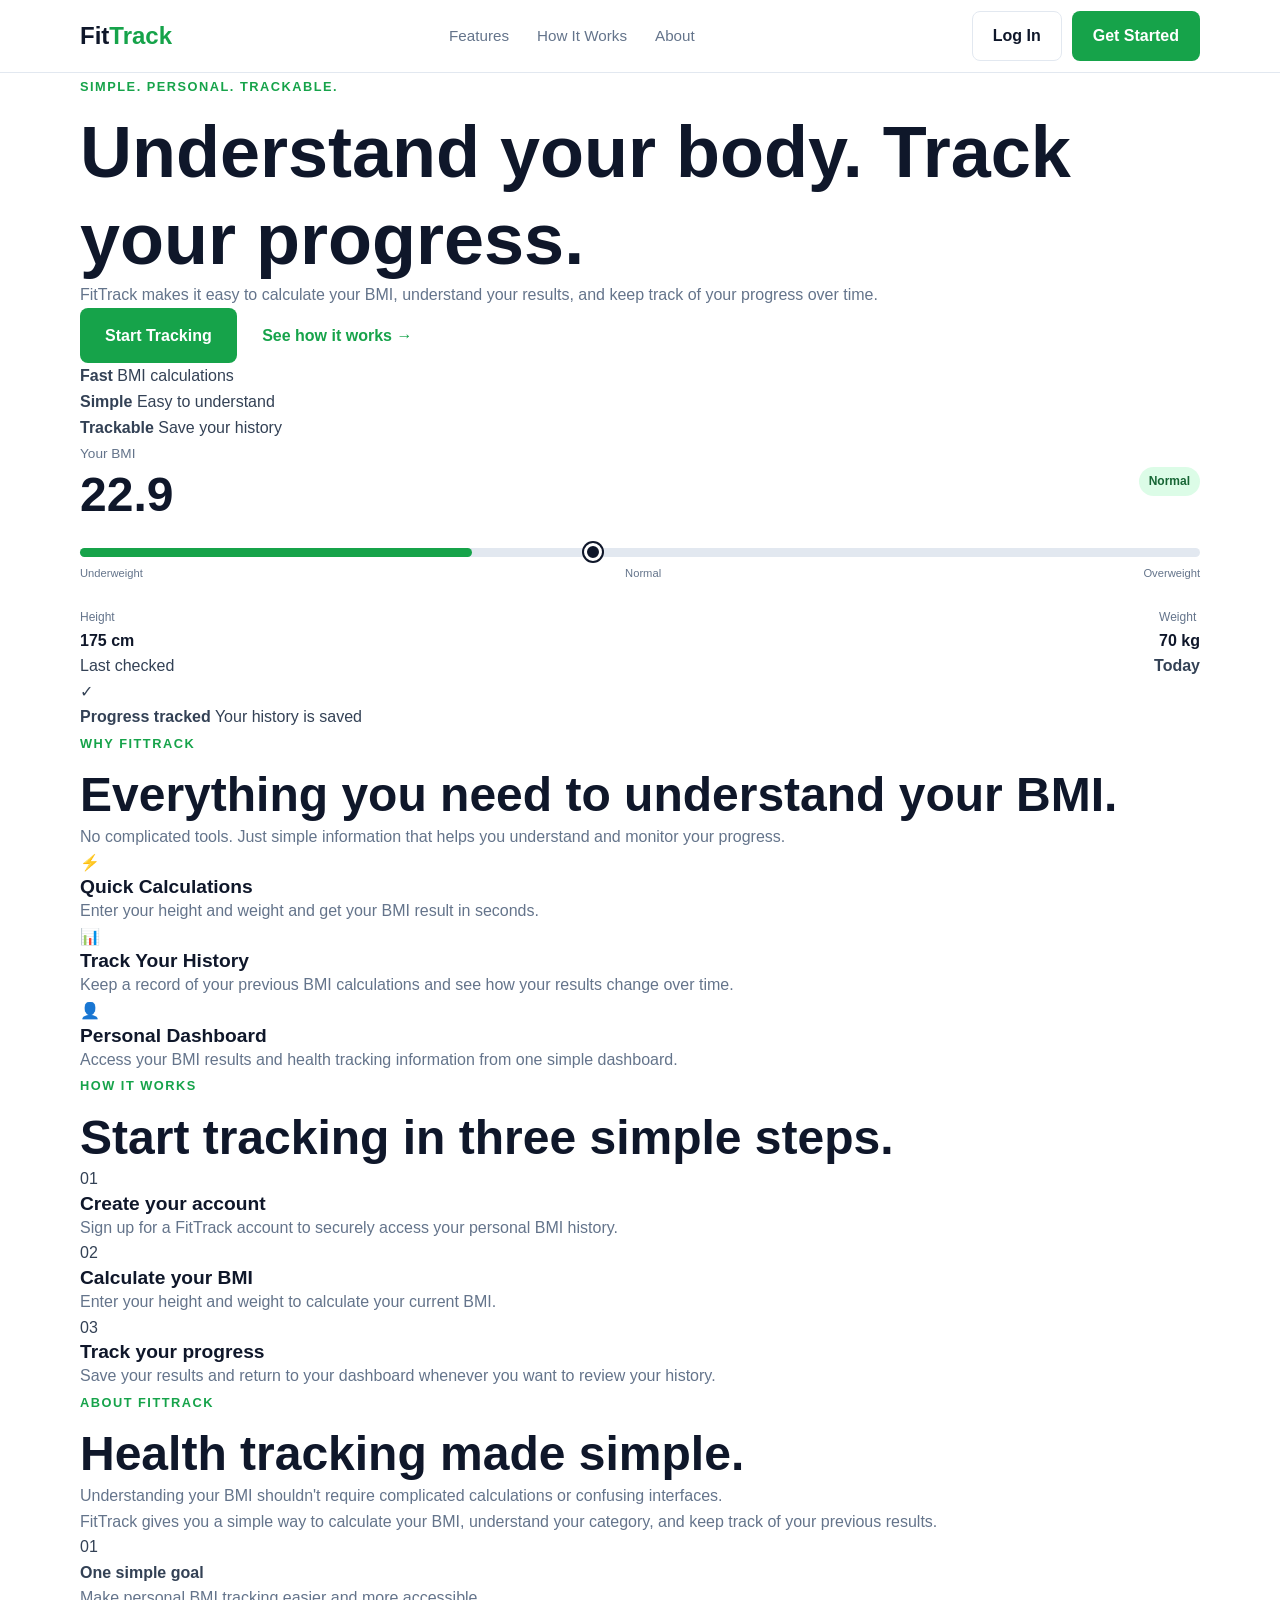
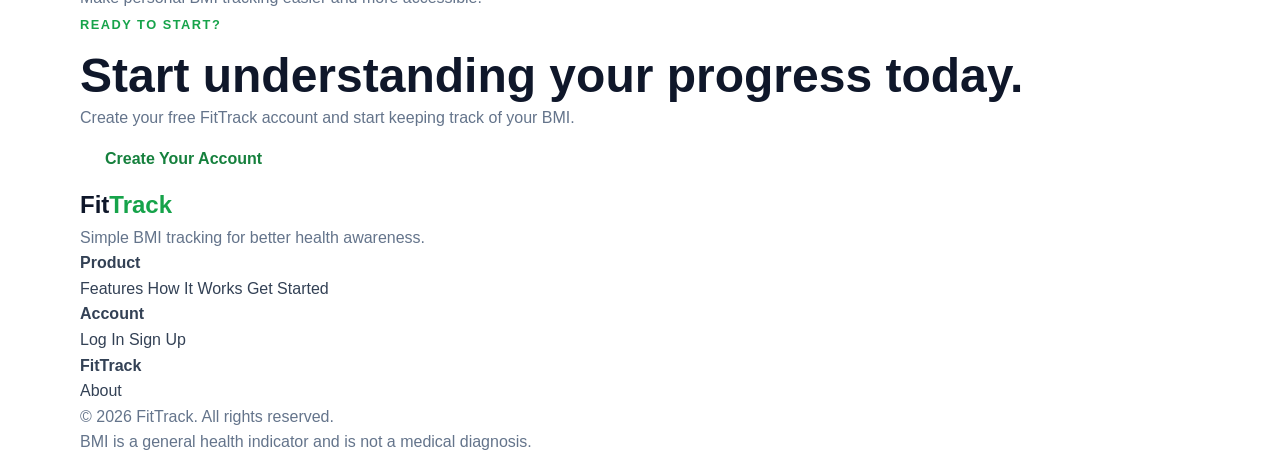
<file: index.html>
<!DOCTYPE html>
<html lang="en">
<head>
    <meta charset="UTF-8">
    <meta name="viewport" content="width=device-width, initial-scale=1.0">

    <meta
        name="description"
        content="FitTrack helps you calculate, understand, and track your BMI over time."
    >

    <title>FitTrack — Track Your BMI. Understand Your Health.</title>

    <link rel="stylesheet" href="css/style.css">
    <link rel="stylesheet" href="css/index.css">
</head>

<body>

    <!-- ================= HEADER ================= -->
    <header class="site-header">
        <div class="container nav-container">

            <a href="index.html" class="logo">
                Fit<span>Track</span>
            </a>

            <nav class="main-nav">
                <a href="#features">Features</a>
                <a href="#how-it-works">How It Works</a>
                <a href="#about">About</a>
            </nav>

            <div class="nav-actions">
                <a href="login.html" class="btn btn-outline">Log In</a>
                <a href="signup.html" class="btn btn-primary">Get Started</a>
            </div>

        </div>
    </header>


    <main>

        <!-- ================= HERO ================= -->
        <section class="hero">
            <div class="container hero-container">

                <div class="hero-content">

                    <p class="eyebrow">SIMPLE. PERSONAL. TRACKABLE.</p>

                    <h1>
                        Understand your body.
                        <span>Track your progress.</span>
                    </h1>

                    <p class="hero-text">
                        FitTrack makes it easy to calculate your BMI, understand
                        your results, and keep track of your progress over time.
                    </p>

                    <div class="hero-actions">
                        <a href="signup.html" class="btn btn-primary btn-large">
                            Start Tracking
                        </a>

                        <a href="#how-it-works" class="btn btn-text">
                            See how it works →
                        </a>
                    </div>

                    <div class="hero-trust">

                        <div class="trust-item">
                            <strong>Fast</strong>
                            <span>BMI calculations</span>
                        </div>

                        <div class="trust-divider"></div>

                        <div class="trust-item">
                            <strong>Simple</strong>
                            <span>Easy to understand</span>
                        </div>

                        <div class="trust-divider"></div>

                        <div class="trust-item">
                            <strong>Trackable</strong>
                            <span>Save your history</span>
                        </div>

                    </div>

                </div>


                <!-- BMI Preview -->
                <div class="hero-visual">

                    <div class="bmi-card">

                        <div class="card-header">
                            <div>
                                <span class="card-label">Your BMI</span>
                                <h2>22.9</h2>
                            </div>

                            <span class="status-badge status-normal">
                                Normal
                            </span>
                        </div>


                        <div class="bmi-scale">

                            <div class="scale-track">
                                <div class="scale-normal"></div>
                                <div class="scale-indicator"></div>
                            </div>

                            <div class="scale-labels">
                                <span>Underweight</span>
                                <span>Normal</span>
                                <span>Overweight</span>
                            </div>

                        </div>


                        <div class="bmi-details">

                            <div class="detail">
                                <span>Height</span>
                                <strong>175 cm</strong>
                            </div>

                            <div class="detail">
                                <span>Weight</span>
                                <strong>70 kg</strong>
                            </div>

                        </div>


                        <div class="card-footer">
                            <span>Last checked</span>
                            <strong>Today</strong>
                        </div>

                    </div>


                    <div class="floating-stat">
                        <div class="stat-icon">✓</div>

                        <div>
                            <strong>Progress tracked</strong>
                            <span>Your history is saved</span>
                        </div>
                    </div>

                </div>

            </div>
        </section>


        <!-- ================= FEATURES ================= -->
        <section class="section" id="features">

            <div class="container">

                <div class="section-heading">
                    <p class="eyebrow">WHY FITTRACK</p>

                    <h2>
                        Everything you need to
                        <span>understand your BMI.</span>
                    </h2>

                    <p>
                        No complicated tools. Just simple information that
                        helps you understand and monitor your progress.
                    </p>
                </div>


                <div class="features-grid">

                    <article class="feature-card">

                        <div class="feature-icon">
                            ⚡
                        </div>

                        <h3>Quick Calculations</h3>

                        <p>
                            Enter your height and weight and get your BMI
                            result in seconds.
                        </p>

                    </article>


                    <article class="feature-card">

                        <div class="feature-icon">
                            📊
                        </div>

                        <h3>Track Your History</h3>

                        <p>
                            Keep a record of your previous BMI calculations
                            and see how your results change over time.
                        </p>

                    </article>


                    <article class="feature-card">

                        <div class="feature-icon">
                            👤
                        </div>

                        <h3>Personal Dashboard</h3>

                        <p>
                            Access your BMI results and health tracking
                            information from one simple dashboard.
                        </p>

                    </article>

                </div>

            </div>

        </section>


        <!-- ================= HOW IT WORKS ================= -->
        <section class="section" id="how-it-works">

            <div class="container">

                <div class="section-heading">
                    <p class="eyebrow">HOW IT WORKS</p>

                    <h2>
                        Start tracking in
                        <span>three simple steps.</span>
                    </h2>
                </div>


                <div class="steps">

                    <div class="step">

                        <div class="step-number">
                            01
                        </div>

                        <div class="step-content">
                            <h3>Create your account</h3>

                            <p>
                                Sign up for a FitTrack account to securely
                                access your personal BMI history.
                            </p>
                        </div>

                    </div>


                    <div class="step">

                        <div class="step-number">
                            02
                        </div>

                        <div class="step-content">
                            <h3>Calculate your BMI</h3>

                            <p>
                                Enter your height and weight to calculate
                                your current BMI.
                            </p>
                        </div>

                    </div>


                    <div class="step">

                        <div class="step-number">
                            03
                        </div>

                        <div class="step-content">
                            <h3>Track your progress</h3>

                            <p>
                                Save your results and return to your dashboard
                                whenever you want to review your history.
                            </p>
                        </div>

                    </div>

                </div>

            </div>

        </section>


        <!-- ================= ABOUT ================= -->
        <section class="section about" id="about">

            <div class="container about-container">

                <div class="about-content">

                    <p class="eyebrow">ABOUT FITTRACK</p>

                    <h2>
                        Health tracking
                        <span>made simple.</span>
                    </h2>

                    <p>
                        Understanding your BMI shouldn't require complicated
                        calculations or confusing interfaces.
                    </p>

                    <p>
                        FitTrack gives you a simple way to calculate your BMI,
                        understand your category, and keep track of your
                        previous results.
                    </p>

                    <div class="about-highlight">
                        <span class="highlight-number">01</span>

                        <div>
                            <strong>One simple goal</strong>
                            <p>
                                Make personal BMI tracking easier and more
                                accessible.
                            </p>
                        </div>
                    </div>

                </div>

            </div>

        </section>


        <!-- ================= CTA ================= -->
        <section class="section cta">

            <div class="container">

                <div class="cta-card">

                    <div class="cta-content">

                        <p class="eyebrow">READY TO START?</p>

                        <h2>
                            Start understanding
                            <span>your progress today.</span>
                        </h2>

                        <p>
                            Create your free FitTrack account and start
                            keeping track of your BMI.
                        </p>

                        <a href="signup.html" class="btn btn-light btn-large">
                            Create Your Account
                        </a>

                    </div>

                </div>

            </div>

        </section>

    </main>


    <!-- ================= FOOTER ================= -->
    <footer class="site-footer">

        <div class="container footer-container">

            <div class="footer-brand">

                <a href="index.html" class="logo">
                    Fit<span>Track</span>
                </a>

                <p>
                    Simple BMI tracking for better health awareness.
                </p>

            </div>


            <div class="footer-links">

                <div class="footer-column">
                    <h4>Product</h4>

                    <a href="#features">Features</a>
                    <a href="#how-it-works">How It Works</a>
                    <a href="signup.html">Get Started</a>
                </div>


                <div class="footer-column">
                    <h4>Account</h4>

                    <a href="login.html">Log In</a>
                    <a href="signup.html">Sign Up</a>
                </div>


                <div class="footer-column">
                    <h4>FitTrack</h4>

                    <a href="#about">About</a>
                </div>

            </div>

        </div>


        <div class="container footer-bottom">

            <p>
                © 2026 FitTrack. All rights reserved.
            </p>

            <p class="health-note">
                BMI is a general health indicator and is not a medical diagnosis.
            </p>

        </div>

    </footer>

</body>
</html>
</file>
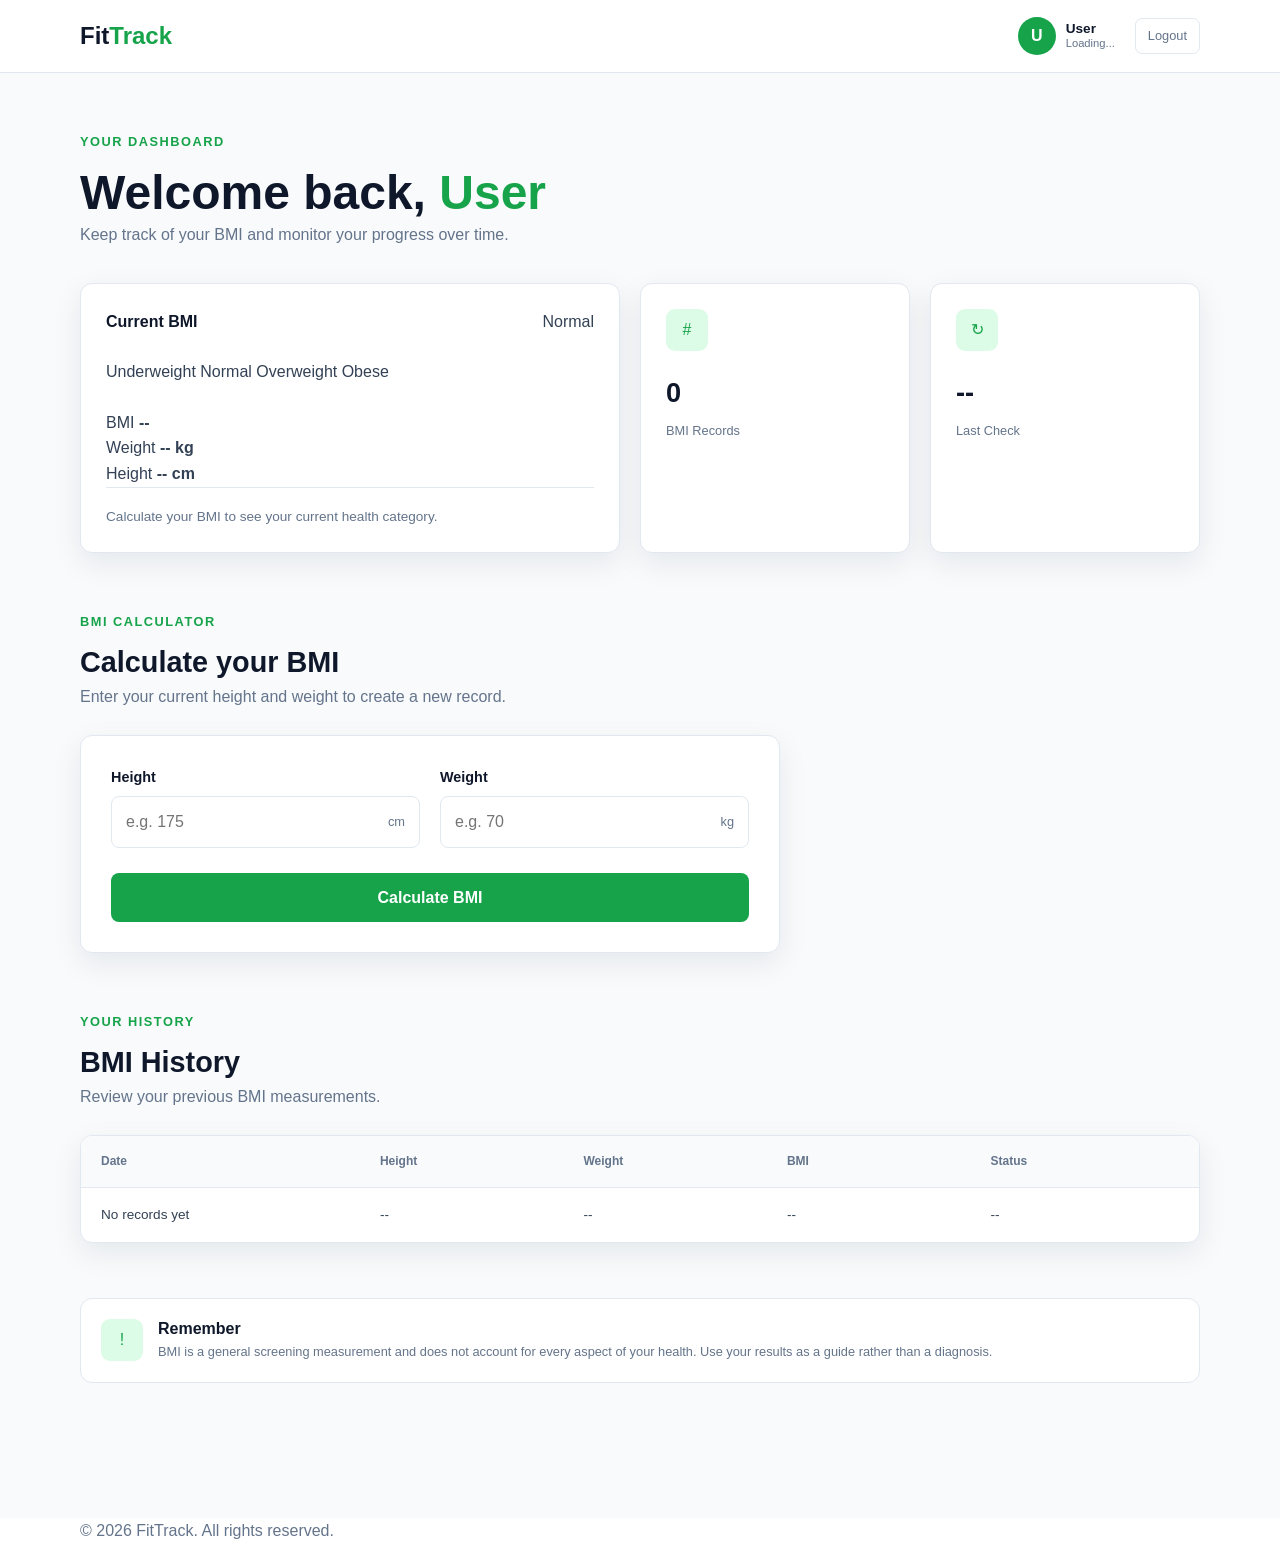
<file: dashboard.html>
<!DOCTYPE html>
<html lang="en">
<head>
    <meta charset="UTF-8">

    <meta
        name="viewport"
        content="width=device-width, initial-scale=1.0"
    >

    <meta
        name="description"
        content="Your FitTrack BMI dashboard."
    >

    <title>Dashboard — FitTrack</title>

    <link rel="stylesheet" href="css/style.css">
    <link rel="stylesheet" href="css/dashboard.css">
</head>

<body class="dashboard-page" id="body">

    <!-- HEADER -->
    <header class="site-header dashboard-header">
        <div class="nav-container">

            <a href="index.html" class="logo">
                Fit<span>Track</span>
            </a>

            <div class="dashboard-user">

                <div class="user-avatar" id="userAvatar">
                    U
                </div>

                <div class="user-info">
                    <strong id="userName">User</strong>
                    <span id="userEmail">Loading...</span>
                </div>

                <button
                    type="button"
                    class="logout-btn"
                    id="logoutBtn"
                    onclick="logout()"
                >
                    Logout
                </button>

            </div>

        </div>
    </header>


    <!-- MAIN -->
    <main class="dashboard-main">

        <!-- WELCOME -->
        <section class="dashboard-welcome">

            <span class="eyebrow">YOUR DASHBOARD</span>

            <h1>
                Welcome back,
                <span id="welcomeName">User</span>
            </h1>

            <p>
                Keep track of your BMI and monitor your progress over time.
            </p>

        </section>


        <!-- OVERVIEW -->
        <section class="dashboard-grid">

            <!-- CURRENT BMI -->
            <div class="dashboard-card bmi-overview">

                <div class="dashboard-card-header">

                    <h3>Current BMI</h3>

                    <span
                        class="status-badge status-normal"
                        id="bmiStatus"
                    >
                        Normal
                    </span>

                </div>

                <div class="dashboard-scale">

                    <div class="scale-track">

                        <div class="scale-normal"></div>

                        <div
                            class="scale-indicator"
                            id="bmiIndicator"
                        ></div>

                    </div>

                    <div class="scale-labels">
                        <span>Underweight</span>
                        <span>Normal</span>
                        <span>Overweight</span>
                        <span>Obese</span>
                    </div>

                </div>

                <div class="bmi-details">

                    <div class="detail">
                        <span>BMI</span>
                        <strong id="currentBmi">--</strong>
                    </div>

                    <div class="detail">
                        <span>Weight</span>
                        <strong id="currentWeight">-- kg</strong>
                    </div>

                    <div class="detail">
                        <span>Height</span>
                        <strong id="currentHeight">-- cm</strong>
                    </div>

                </div>

                <p class="bmi-message" id="bmiMessage">
                    Calculate your BMI to see your current health category.
                </p>

            </div>


            <!-- TOTAL RECORDS -->
            <div class="dashboard-card stat-card">

                <div>
                    <div class="stat-card-icon">
                        #
                    </div>

                    <strong id="totalRecords">0</strong>

                    <span>
                        BMI Records
                    </span>
                </div>

            </div>


            <!-- LAST UPDATED -->
            <div class="dashboard-card stat-card">

                <div>
                    <div class="stat-card-icon">
                        ↻
                    </div>

                    <strong id="lastUpdated">
                        --
                    </strong>

                    <span>
                        Last Check
                    </span>
                </div>

            </div>

        </section>


        <!-- BMI CALCULATOR -->
        <section class="dashboard-section">

            <div class="dashboard-section-heading">

                <span class="eyebrow">
                    BMI CALCULATOR
                </span>

                <h2>Calculate your BMI</h2>

                <p>
                    Enter your current height and weight to create a new record.
                </p>

            </div>


            <div class="calculator-card">

                <form id="bmiForm" class="bmi-form">

                    <!-- HEIGHT -->
                    <div class="form-group">

                        <label for="height">
                            Height
                        </label>

                        <div class="input-with-unit">

                            <input
                                type="number"
                                id="height"
                                name="height"
                                placeholder="e.g. 175"
                                min="50"
                                max="300"
                                step="0.1"
                                required
                            >

                            <span>cm</span>

                        </div>

                    </div>


                    <!-- WEIGHT -->
                    <div class="form-group">

                        <label for="weight">
                            Weight
                        </label>

                        <div class="input-with-unit">

                            <input
                                type="number"
                                id="weight"
                                name="weight"
                                placeholder="e.g. 70"
                                min="10"
                                max="500"
                                step="0.1"
                                required
                            >

                            <span>kg</span>

                        </div>

                    </div>


                    <button
                        type="submit"
                        class="btn btn-primary btn-full"
                        id="calculateBtn"
                    >
                        Calculate BMI
                    </button>

                </form>

            </div>

        </section>


        <!-- HISTORY -->
        <section class="dashboard-section">

            <div class="dashboard-section-heading">

                <span class="eyebrow">
                    YOUR HISTORY
                </span>

                <h2>BMI History</h2>

                <p>
                    Review your previous BMI measurements.
                </p>

            </div>


            <div class="history-card">

                <!-- TABLE HEADER -->
                <div class="history-header">

                    <span>Date</span>
                    <span>Height</span>
                    <span>Weight</span>
                    <span>BMI</span>
                    <span>Status</span>

                </div>


                <!-- JS WILL INSERT RECORDS HERE -->
                <div id="historyList">

                    <div class="history-row">

                        <span>
                            No records yet
                        </span>

                        <span>--</span>
                        <span>--</span>
                        <span>--</span>
                        <span>--</span>

                    </div>

                </div>

            </div>

        </section>


        <!-- HEALTH NOTE -->
        <section class="dashboard-section">

            <div class="health-note-card">

                <div class="health-note-icon">
                    !
                </div>

                <div>

                    <h3>
                        Remember
                    </h3>

                    <p>
                        BMI is a general screening measurement and does not
                        account for every aspect of your health. Use your
                        results as a guide rather than a diagnosis.
                    </p>

                </div>

            </div>

        </section>

    </main>


    <!-- FOOTER -->
    <footer class="dashboard-footer">

        <div class="container">

            <p>
                &copy; 2026 FitTrack. All rights reserved.
            </p>

        </div>

    </footer>


    <!-- DASHBOARD JS -->
    <script
        type="module"
        src="js/dashboard.js"
    ></script>

</body>
</html>
</file>
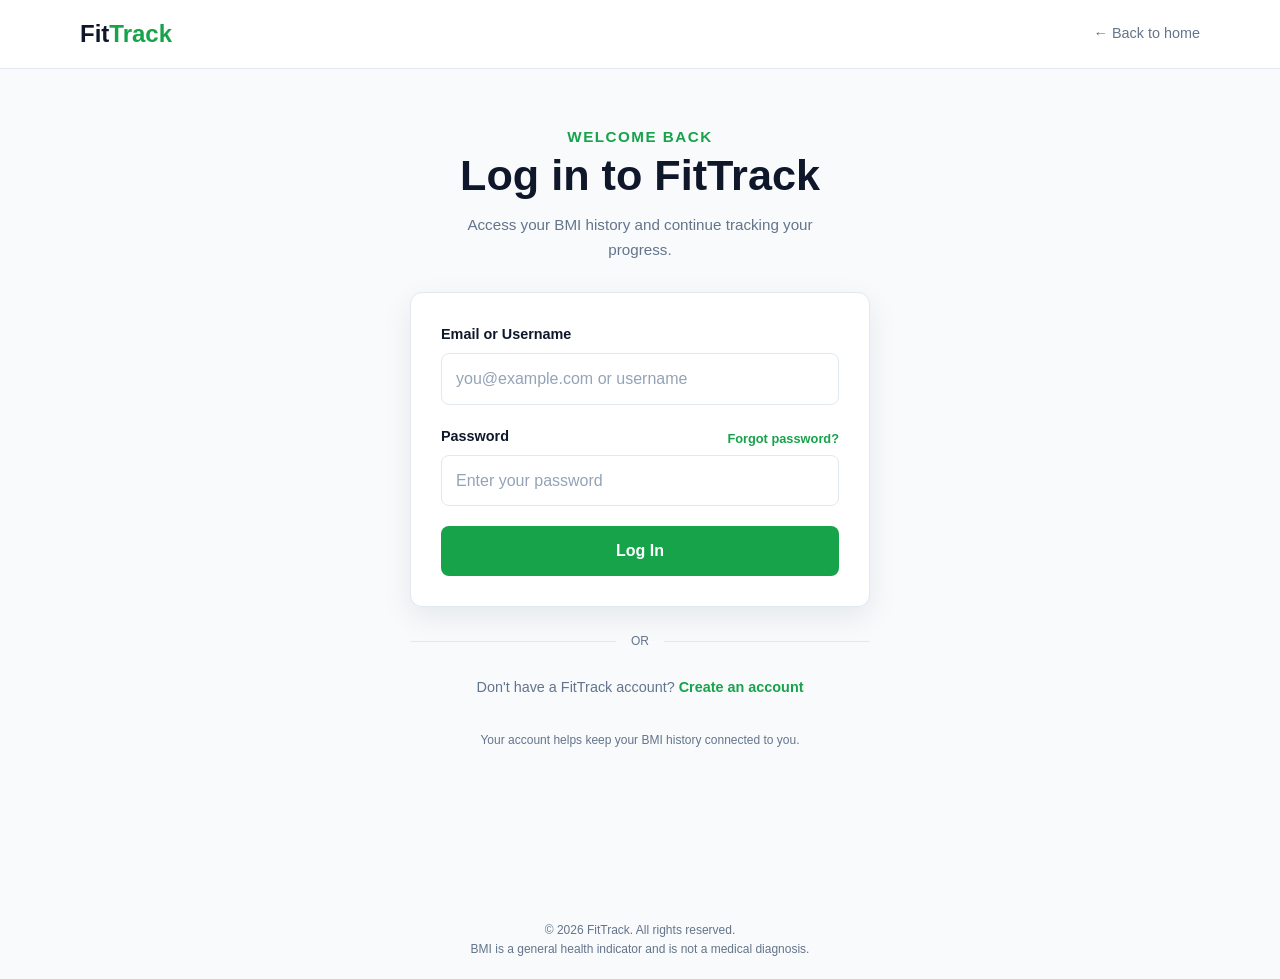
<file: login.html>
<!DOCTYPE html>
<html lang="en">
<head>
    <meta charset="UTF-8">
    <meta name="viewport" content="width=device-width, initial-scale=1.0">

    <meta
        name="description"
        content="Log in to your FitTrack account and track your BMI progress."
    >

    <title>Log In — FitTrack</title>

    <link rel="stylesheet" href="css/style.css">
    <link rel="stylesheet" href="css/auth.css">
</head>

<body class="auth-page">

    <!-- ================= HEADER ================= -->
    <header class="site-header">
        <div class="container nav-container">

            <a href="index.html" class="logo">
                Fit<span>Track</span>
            </a>

            <a href="index.html" class="back-home">
                ← Back to home
            </a>

        </div>
    </header>


    <!-- ================= LOGIN ================= -->
    <main class="auth-main">

        <div class="auth-container">

            <div class="auth-header">

                <p class="eyebrow">WELCOME BACK</p>

                <h1>Log in to FitTrack</h1>

                <p>
                    Access your BMI history and continue tracking your progress.
                </p>

            </div>


            <form class="auth-form" action="#" method="POST">

                <div class="form-group">

                    <label for="usernameOrEmail">
                        Email or Username
                    </label>

                    <input
                        type="text"
                        id="usernameOrEmail"
                        name="usernameOrEmail"
                        placeholder="you@example.com or username"
                        autocomplete="username"
                        required
                    >

                </div>


                <div class="form-group">

                    <div class="label-row">

                        <label for="password">
                            Password
                        </label>

                        <a href="#" class="forgot-password">
                            Forgot password?
                        </a>

                    </div>

                    <input
                        type="password"
                        id="password"
                        name="password"
                        placeholder="Enter your password"
                        autocomplete="current-password"
                        required
                    >

                </div>


                <button
                    type="submit"
                    class="btn btn-primary btn-full"
                >
                    Log In
                </button>

            </form>


            <div class="auth-divider">
                <span>OR</span>
            </div>


            <p class="auth-switch">
                Don't have a FitTrack account?
                <a href="signup.html">Create an account</a>
            </p>


            <p class="auth-note">
                Your account helps keep your BMI history connected to you.
            </p>

        </div>

    </main>


    <!-- ================= FOOTER ================= -->
    <footer class="auth-footer">

        <p>
            © 2026 FitTrack. All rights reserved.
        </p>

        <p>
            BMI is a general health indicator and is not a medical diagnosis.
        </p>

    </footer>
    <script type="module" src="./js/login.js" type="text/javascript" charset="utf-8"></script>

</body>
</html>
</file>
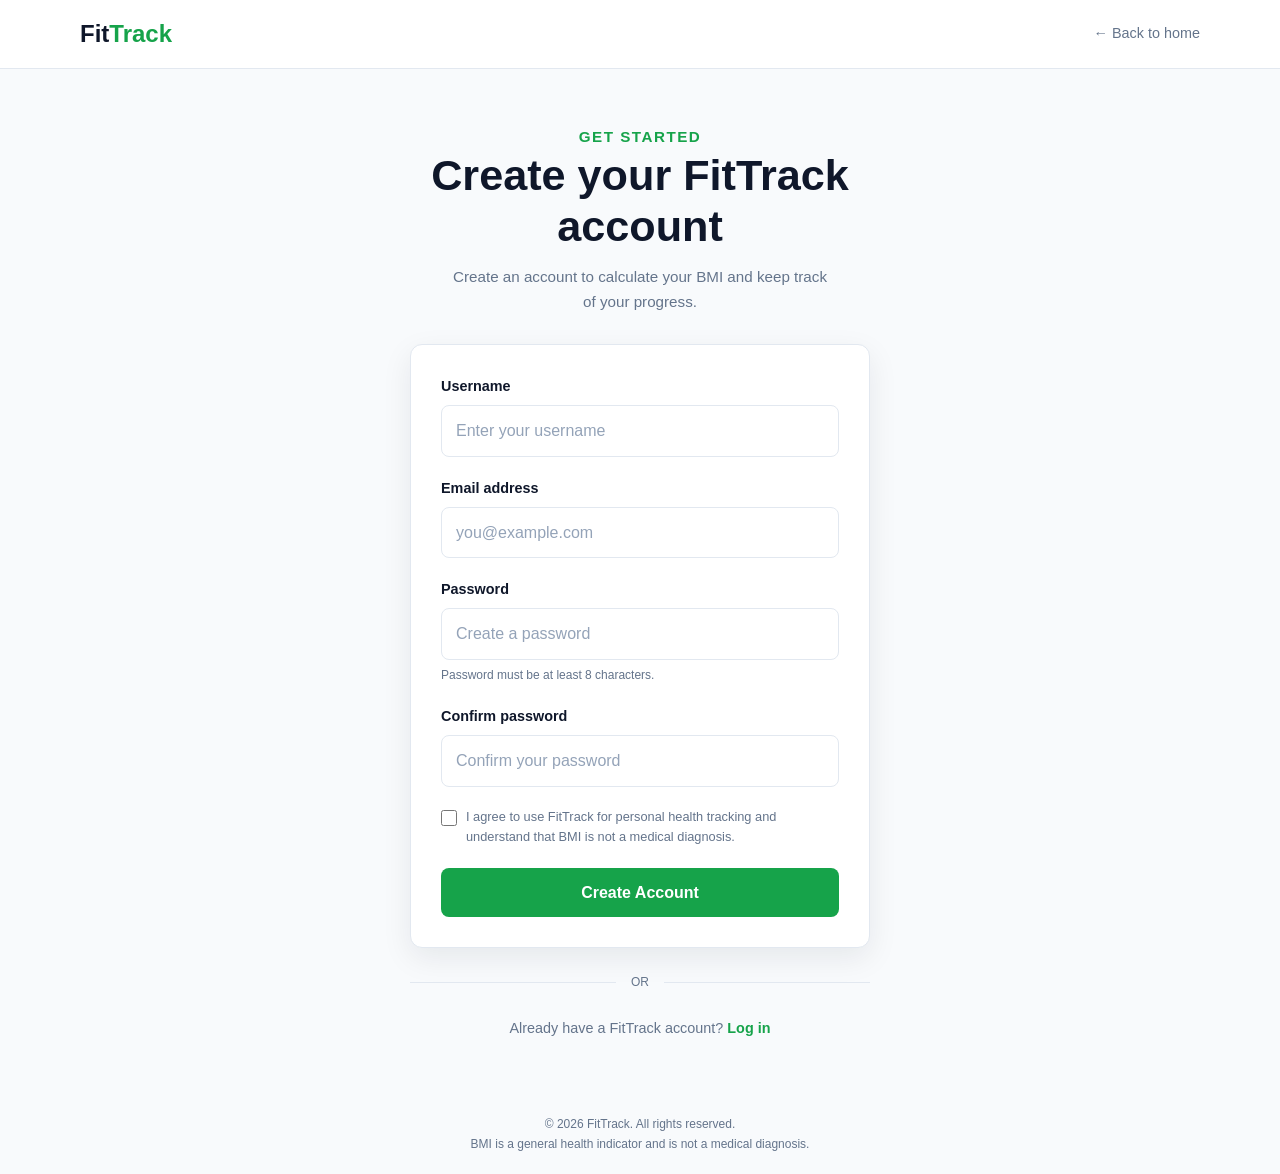
<file: signup.html>
<!DOCTYPE html>
<html lang="en">
<head>
    <meta charset="UTF-8">
    <meta name="viewport" content="width=device-width, initial-scale=1.0">

    <meta
        name="description"
        content="Create your FitTrack account and start tracking your BMI."
    >

    <title>Create Account — FitTrack</title>

    <link rel="stylesheet" href="css/style.css">
    <link rel="stylesheet" href="css/auth.css">
</head>

<body class="auth-page">

    <!-- ================= HEADER ================= -->
    <header class="site-header">
        <div class="container nav-container">

            <a href="index.html" class="logo">
                Fit<span>Track</span>
            </a>

            <a href="index.html" class="back-home">
                ← Back to home
            </a>

        </div>
    </header>


    <!-- ================= SIGNUP ================= -->
    <main class="auth-main">

        <div class="auth-container">

            <div class="auth-header">

                <p class="eyebrow">GET STARTED</p>

                <h1>Create your FitTrack account</h1>

                <p>
                    Create an account to calculate your BMI and keep track
                    of your progress.
                </p>

            </div>


            <form class="auth-form" action="#" method="POST">

                <div class="form-group">

                    <label for="name">
                        Username
                    </label>

                    <input
                        type="text"
                        id="username"
                        name="username"
                        placeholder="Enter your username"
                        autocomplete="username"
                        required
                    >

                </div>


                <div class="form-group">

                    <label for="email">
                        Email address
                    </label>

                    <input
                        type="email"
                        id="email"
                        name="email"
                        placeholder="you@example.com"
                        autocomplete="email"
                        required
                    >

                </div>


                <div class="form-group">

                    <label for="password">
                        Password
                    </label>

                    <input
                        type="password"
                        id="password"
                        name="password"
                        placeholder="Create a password"
                        autocomplete="new-password"
                        minlength="8"
                        required
                    >

                    <small>
                        Password must be at least 8 characters.
                    </small>

                </div>


                <div class="form-group">

                    <label for="confirm-password">
                        Confirm password
                    </label>

                    <input
                        type="password"
                        id="confirm-password"
                        name="confirmPassword"
                        placeholder="Confirm your password"
                        autocomplete="new-password"
                        minlength="8"
                        required
                    >

                </div>


                <div class="terms">

                    <label class="checkbox-label">

                        <input
                            type="checkbox"
                            name="terms"
                            required
                        >

                        <span>
                            I agree to use FitTrack for personal health
                            tracking and understand that BMI is not a
                            medical diagnosis.
                        </span>

                    </label>

                </div>


                <button
                    type="submit"
                    class="btn btn-primary btn-full"
                >
                    Create Account
                </button>

            </form>


            <div class="auth-divider">
                <span>OR</span>
            </div>


            <p class="auth-switch">
                Already have a FitTrack account?
                <a href="login.html">Log in</a>
            </p>

        </div>

    </main>


    <!-- ================= FOOTER ================= -->
    <footer class="auth-footer">

        <p>
            © 2026 FitTrack. All rights reserved.
        </p>

        <p>
            BMI is a general health indicator and is not a medical diagnosis.
        </p>

    </footer>
    
    <script type="module" src="./js/signup.js">
    </script>
</body>
</html>
</file>
<file: css/style.css>
:root {
    --primary: #16a34a;
    --primary-dark: #15803d;
    --primary-light: #dcfce7;

    --dark: #0f172a;
    --text: #334155;
    --muted: #64748b;

    --light: #f8fafc;
    --white: #ffffff;
    --border: #e2e8f0;

    --radius: 12px;
    --shadow: 0 10px 30px rgba(15, 23, 42, .08);
}

/* =========================
   RESET
   ========================= */

* {
    margin: 0;
    padding: 0;
    box-sizing: border-box;
}

html {
    scroll-behavior: smooth;
}

body {
    font-family: Arial, sans-serif;
    color: var(--text);
    background: var(--white);
    line-height: 1.6;
}

a {
    color: inherit;
    text-decoration: none;
}

button,
input {
    font: inherit;
}

button {
    cursor: pointer;
}

img {
    max-width: 100%;
    display: block;
}

/* =========================
   GLOBAL TYPOGRAPHY
   ========================= */

h1,
h2,
h3 {
    color: var(--dark);
    line-height: 1.2;
}

h1 {
    font-size: clamp(2.3rem, 6vw, 4.5rem);
}

h2 {
    font-size: clamp(2rem, 4vw, 3rem);
}

h3 {
    font-size: 1.2rem;
}

p {
    color: var(--muted);
}

.eyebrow {
    display: inline-block;
    margin-bottom: 12px;
    color: var(--primary);
    font-size: .8rem;
    font-weight: 700;
    letter-spacing: 1.5px;
}

.container {
    width: min(1120px, 90%);
    margin: auto;
}

/* =========================
   BUTTONS
   ========================= */

.btn {
    display: inline-flex;
    align-items: center;
    justify-content: center;

    padding: 11px 20px;

    border: 1px solid transparent;
    border-radius: 8px;

    font-weight: 600;
    transition: .2s;
}

.btn-primary {
    color: var(--white);
    background: var(--primary);
}

.btn-primary:hover {
    background: var(--primary-dark);
    transform: translateY(-1px);
}

.btn-outline {
    color: var(--dark);
    background: var(--white);
    border-color: var(--border);
}

.btn-outline:hover {
    color: var(--primary);
    border-color: var(--primary);
}

.btn-large {
    padding: 14px 24px;
}

.btn-text {
    color: var(--primary);
    font-weight: 600;
}

.btn-text:hover {
    color: var(--primary-dark);
}

.btn-light {
    color: var(--primary-dark);
    background: var(--white);
}

.btn-light:hover {
    background: var(--primary-light);
}

.btn-full {
    width: 100%;
}

/* =========================
   HEADER
   ========================= */

.site-header {
    position: sticky;
    top: 0;
    z-index: 100;

    background: rgba(255, 255, 255, .95);
    border-bottom: 1px solid var(--border);
}

.nav-container {
    width: min(1120px, 90%);
    min-height: 72px;
    margin: auto;

    display: flex;
    align-items: center;
    justify-content: space-between;
}

.logo {
    color: var(--dark);
    font-size: 1.5rem;
    font-weight: 800;
}

.logo span {
    color: var(--primary);
}

.main-nav {
    display: flex;
    gap: 28px;
}

.main-nav a {
    color: var(--muted);
    font-size: .95rem;
}

.main-nav a:hover,
.main-nav a.active {
    color: var(--primary);
}

.nav-actions {
    display: flex;
    align-items: center;
    gap: 10px;
}

/* =========================
   AUTH / SHARED NAV
   ========================= */

.back-home {
    color: var(--muted);
    font-size: .9rem;
}

.back-home:hover {
    color: var(--primary);
}

/* =========================
   ACCESSIBILITY
   ========================= */

:focus-visible {
    outline: 3px solid rgba(22, 163, 74, .25);
    outline-offset: 2px;
}

/* =========================
   GLOBAL RESPONSIVENESS
   ========================= */

@media (max-width: 800px) {
    .main-nav {
        display: none;
    }
}

@media (max-width: 520px) {
    .nav-actions .btn-outline {
        display: none;
    }

    .btn {
        min-height: 44px;
    }
}
</file>
<file: css/index.css>
:root {
    --primary: #16a34a;
    --primary-dark: #15803d;
    --primary-light: #dcfce7;

    --dark: #0f172a;
    --text: #334155;
    --muted: #64748b;

    --light: #f8fafc;
    --white: #ffffff;
    --border: #e2e8f0;

    --radius: 12px;
    --shadow: 0 10px 30px rgba(15, 23, 42, .08);
}

/* =========================
   RESET
   ========================= */

* {
    margin: 0;
    padding: 0;
    box-sizing: border-box;
}

html {
    scroll-behavior: smooth;
}

body {
    font-family: Arial, sans-serif;
    color: var(--text);
    background: var(--white);
    line-height: 1.6;
}

a {
    color: inherit;
    text-decoration: none;
}

button,
input {
    font: inherit;
}

button {
    cursor: pointer;
}

img {
    max-width: 100%;
    display: block;
}

/* =========================
   GLOBAL TYPOGRAPHY
   ========================= */

h1,
h2,
h3 {
    color: var(--dark);
    line-height: 1.2;
}

h1 {
    font-size: clamp(2.3rem, 6vw, 4.5rem);
}

h2 {
    font-size: clamp(2rem, 4vw, 3rem);
}

h3 {
    font-size: 1.2rem;
}

p {
    color: var(--muted);
}

.eyebrow {
    display: inline-block;
    margin-bottom: 12px;
    color: var(--primary);
    font-size: .8rem;
    font-weight: 700;
    letter-spacing: 1.5px;
}

.container {
    width: min(1120px, 90%);
    margin: auto;
}

/* =========================
   BUTTONS
   ========================= */

.btn {
    display: inline-flex;
    align-items: center;
    justify-content: center;
    padding: 11px 20px;
    border: 1px solid transparent;
    border-radius: 8px;
    font-weight: 600;
    transition: .2s;
}

.btn-primary {
    color: var(--white);
    background: var(--primary);
}

.btn-primary:hover {
    background: var(--primary-dark);
    transform: translateY(-1px);
}

.btn-outline {
    color: var(--dark);
    border-color: var(--border);
    background: var(--white);
}

.btn-outline:hover {
    color: var(--primary);
    border-color: var(--primary);
}

.btn-large {
    padding: 14px 24px;
}

.btn-text {
    color: var(--primary);
    font-weight: 600;
}

.btn-text:hover {
    color: var(--primary-dark);
}

.btn-light {
    color: var(--primary-dark);
    background: var(--white);
}

.btn-light:hover {
    background: var(--primary-light);
}

.btn-full {
    width: 100%;
}

/* =========================
   HEADER / NAVIGATION
   ========================= */

.site-header {
    position: sticky;
    top: 0;
    z-index: 100;
    background: rgba(255, 255, 255, .95);
    border-bottom: 1px solid var(--border);
}

.nav-container {
    width: min(1120px, 90%);
    min-height: 72px;
    margin: auto;

    display: flex;
    align-items: center;
    justify-content: space-between;
}

.logo {
    color: var(--dark);
    font-size: 1.5rem;
    font-weight: 800;
}

.logo span {
    color: var(--primary);
}

.main-nav {
    display: flex;
    gap: 28px;
}

.main-nav a {
    color: var(--muted);
    font-size: .95rem;
}

.main-nav a:hover,
.main-nav a.active {
    color: var(--primary);
}

.nav-actions {
    display: flex;
    align-items: center;
    gap: 10px;
}

/* Used by login/signup pages */
.back-home {
    color: var(--muted);
    font-size: .9rem;
}

.back-home:hover {
    color: var(--primary);
}

/* =========================
   SHARED BMI COMPONENTS
   ========================= */

.card-header,
.card-footer,
.bmi-details {
    display: flex;
    justify-content: space-between;
    align-items: center;
}

.card-label {
    color: var(--muted);
    font-size: .85rem;
}

.status-badge {
    padding: 5px 10px;
    border-radius: 20px;
    font-size: .75rem;
    font-weight: 700;
}

.status-normal {
    color: #166534;
    background: var(--primary-light);
}

.bmi-scale {
    margin: 25px 0;
}

.scale-track {
    height: 9px;
    position: relative;
    display: flex;
    border-radius: 10px;
    background: #e2e8f0;
}

.scale-normal {
    width: 35%;
    border-radius: 10px;
    background: var(--primary);
}

.scale-indicator {
    position: absolute;
    top: -5px;
    left: 45%;

    width: 18px;
    height: 18px;

    border: 3px solid var(--white);
    border-radius: 50%;

    background: var(--dark);
    box-shadow: 0 0 0 2px var(--dark);
}

.scale-labels {
    display: flex;
    justify-content: space-between;
    margin-top: 8px;

    color: var(--muted);
    font-size: .7rem;
}

.bmi-details {
    gap: 20px;
}

.detail {
    display: flex;
    flex-direction: column;
}

.detail strong {
    color: var(--dark);
}

.detail span {
    color: var(--muted);
    font-size: .75rem;
}

/* =========================
   ACCESSIBILITY
   ========================= */

:focus-visible {
    outline: 3px solid rgba(22, 163, 74, .25);
    outline-offset: 2px;
}

/* =========================
   GLOBAL MOBILE RULES
   ========================= */

@media (max-width: 800px) {
    .main-nav {
        display: none;
    }
}

@media (max-width: 520px) {
    .nav-actions .btn-outline {
        display: none;
    }

    .btn {
        min-height: 44px;
    }
}
</file>
<file: css/dashboard.css>
/* =========================
   FITTRACK - DASHBOARD
   ========================= */

.dashboard-page {
    min-height: 100vh;
    background: var(--light);
}

/* =========================
   DASHBOARD HEADER
   ========================= */

.dashboard-header {
    background: var(--white);
}

.dashboard-user {
    display: flex;
    align-items: center;
    gap: 10px;
}

.user-avatar {
    width: 38px;
    height: 38px;

    display: grid;
    place-items: center;

    border-radius: 50%;
    color: var(--white);
    background: var(--primary);

    font-weight: 700;
}

.user-info {
    display: flex;
    flex-direction: column;
    line-height: 1.2;
}

.user-info strong {
    color: var(--dark);
    font-size: .85rem;
}

.user-info span {
    color: var(--muted);
    font-size: .7rem;
}

.logout-btn {
    margin-left: 10px;
    padding: 7px 12px;

    border: 1px solid var(--border);
    border-radius: 7px;

    color: var(--muted);
    background: var(--white);

    font-size: .8rem;
}

.logout-btn:hover {
    color: #dc2626;
    border-color: #fecaca;
    background: #fef2f2;
}

/* =========================
   MAIN
   ========================= */

.dashboard-main {
    width: min(1120px, 90%);
    margin: auto;
    padding: 55px 0 80px;
}

.dashboard-welcome {
    margin-bottom: 35px;
}

.dashboard-welcome h1 {
    font-size: clamp(2rem, 5vw, 3rem);
}

.dashboard-welcome h1 span {
    color: var(--primary);
}

/* =========================
   OVERVIEW CARDS
   ========================= */

.dashboard-grid {
    display: grid;
    grid-template-columns: 2fr 1fr 1fr;
    gap: 20px;
    margin-bottom: 55px;
}

.dashboard-card {
    padding: 25px;

    border: 1px solid var(--border);
    border-radius: var(--radius);

    background: var(--white);
    box-shadow: var(--shadow);
}

.dashboard-card-header {
    display: flex;
    justify-content: space-between;
    align-items: center;
    gap: 15px;
}

.dashboard-card-header h3 {
    font-size: 1rem;
}

.dashboard-scale {
    margin: 25px 0;
}

.bmi-message {
    padding-top: 18px;
    border-top: 1px solid var(--border);

    font-size: .85rem;
}

/* =========================
   STAT CARDS
   ========================= */

.stat-card {
    display: flex;
    flex-direction: column;
    justify-content: space-between;
}

.stat-card-icon {
    width: 42px;
    height: 42px;

    display: grid;
    place-items: center;

    margin-bottom: 20px;

    border-radius: 9px;
    color: var(--primary);
    background: var(--primary-light);
}

.stat-card strong {
    display: block;
    margin-bottom: 3px;

    color: var(--dark);
    font-size: 1.7rem;
}

.stat-card span {
    color: var(--muted);
    font-size: .8rem;
}

/* =========================
   SECTIONS
   ========================= */

.dashboard-section {
    margin-bottom: 55px;
}

.dashboard-section-heading {
    margin-bottom: 25px;
}

.dashboard-section-heading h2 {
    font-size: 1.8rem;
}

.dashboard-section-heading p {
    margin-top: 5px;
}

/* =========================
   BMI CALCULATOR
   ========================= */

.calculator-card {
    max-width: 700px;
    padding: 30px;

    border: 1px solid var(--border);
    border-radius: var(--radius);

    background: var(--white);
    box-shadow: var(--shadow);
}

.bmi-form {
    display: grid;
    grid-template-columns: 1fr 1fr;
    gap: 20px;
}

.bmi-form .form-group {
    margin-bottom: 0;
}

.bmi-form label {
    display: block;
    margin-bottom: 7px;

    color: var(--dark);
    font-size: .9rem;
    font-weight: 600;
}

.input-with-unit {
    display: flex;
    align-items: center;

    border: 1px solid var(--border);
    border-radius: 8px;

    overflow: hidden;
    background: var(--white);
}

.input-with-unit:focus-within {
    border-color: var(--primary);
    box-shadow: 0 0 0 3px rgba(22, 163, 74, .1);
}

.input-with-unit input {
    width: 100%;
    min-width: 0;
    padding: 12px 14px;

    border: 0;
    outline: 0;

    color: var(--dark);
    background: transparent;
}

.input-with-unit span {
    padding-right: 14px;
    color: var(--muted);
    font-size: .8rem;
}

.bmi-form .btn {
    grid-column: 1 / -1;
    margin-top: 5px;
}

/* =========================
   HISTORY
   ========================= */

.history-card {
    overflow: hidden;

    border: 1px solid var(--border);
    border-radius: var(--radius);

    background: var(--white);
    box-shadow: var(--shadow);
}

.history-header,
.history-row {
    display: grid;
    grid-template-columns: 1.4fr 1fr 1fr 1fr 1fr;
    gap: 15px;
    align-items: center;

    padding: 16px 20px;
}

.history-header {
    color: var(--muted);
    background: var(--light);
    font-size: .75rem;
    font-weight: 700;
}

.history-row {
    border-top: 1px solid var(--border);
    color: var(--text);
    font-size: .85rem;
}

.history-row strong {
    color: var(--dark);
}

.history-row .status-badge {
    width: fit-content;
}

/* =========================
   HEALTH NOTE
   ========================= */

.health-note-card {
    display: flex;
    align-items: flex-start;
    gap: 15px;

    padding: 20px;

    border: 1px solid var(--border);
    border-radius: var(--radius);

    background: var(--white);
}

.health-note-icon {
    width: 42px;
    height: 42px;

    display: grid;
    place-items: center;

    flex-shrink: 0;

    border-radius: 9px;
    color: var(--primary);
    background: var(--primary-light);
}

.health-note-card h3 {
    margin-bottom: 4px;
    font-size: 1rem;
}

.health-note-card p {
    font-size: .8rem;
}

/* =========================
   DASHBOARD FOOTER
   ========================= */

.dashboard-footer {
    background: var(--white);
}

/* =========================
   TABLET
   ========================= */

@media (max-width: 900px) {
    .dashboard-grid {
        grid-template-columns: 1fr 1fr;
    }

    .bmi-overview {
        grid-column: 1 / -1;
    }
}

/* =========================
   MOBILE
   ========================= */

@media (max-width: 650px) {
    .dashboard-main {
        padding: 40px 0 60px;
    }

    .dashboard-grid {
        grid-template-columns: 1fr;
        margin-bottom: 40px;
    }

    .bmi-overview {
        grid-column: auto;
    }

    .bmi-form {
        grid-template-columns: 1fr;
    }

    .bmi-form .btn {
        grid-column: auto;
    }

    .calculator-card {
        padding: 22px 18px;
    }

    .history-card {
        overflow-x: auto;
    }

    .history-header,
    .history-row {
        min-width: 600px;
    }
}

@media (max-width: 520px) {
    .dashboard-user .user-info {
        display: none;
    }

    .logout-btn {
        margin-left: 2px;
        padding: 7px 9px;
    }

    .dashboard-welcome {
        margin-bottom: 25px;
    }

    .dashboard-welcome h1 {
        font-size: 2rem;
    }

    .dashboard-card {
        padding: 20px;
    }

    .dashboard-section {
        margin-bottom: 40px;
    }

    .health-note-card {
        padding: 16px;
    }
}
</file>
<file: css/auth.css>
/* =========================
    FITTRACK - AUTH PAGES
    ========================= */

.auth-page {
    min-height: 100vh;
    background: var(--light);
}

/* =========================
   AUTH HEADER
   ========================= */

.auth-page .site-header {
    background: var(--white);
}

.auth-page .nav-container {
    min-height: 68px;
}

/* =========================
   AUTH MAIN
   ========================= */

.auth-main {
    min-height: calc(100vh - 68px);
    display: flex;
    justify-content: center;
    align-items: flex-start;
    padding: 55px 20px;
}

.auth-container {
    width: 100%;
    max-width: 460px;
}

/* =========================
   AUTH HEADER TEXT
   ========================= */

.auth-header {
    margin-bottom: 30px;
    text-align: center;
}

.auth-header h1 {
    margin-bottom: 12px;
    font-size: clamp(2rem, 6vw, 2.7rem);
}

.auth-header p {
    max-width: 390px;
    margin: auto;
    font-size: .95rem;
}

/* =========================
   FORM
   ========================= */

.auth-form {
    padding: 30px;
    border: 1px solid var(--border);
    border-radius: var(--radius);
    background: var(--white);
    box-shadow: var(--shadow);
}

.form-group {
    margin-bottom: 20px;
}

.form-group label {
    display: block;
    margin-bottom: 7px;
    color: var(--dark);
    font-size: .9rem;
    font-weight: 600;
}

.form-group input {
    width: 100%;
    padding: 12px 14px;

    border: 1px solid var(--border);
    border-radius: 8px;

    color: var(--dark);
    background: var(--white);

    outline: none;
    transition: .2s;
}

.form-group input::placeholder {
    color: #94a3b8;
}

.form-group input:focus {
    border-color: var(--primary);
    box-shadow: 0 0 0 3px rgba(22, 163, 74, .1);
}

.form-group small {
    display: block;
    margin-top: 6px;
    color: var(--muted);
    font-size: .75rem;
}

/* =========================
   PASSWORD / FORGOT
   ========================= */

.label-row {
    display: flex;
    align-items: center;
    justify-content: space-between;
    gap: 10px;
}

.forgot-password {
    color: var(--primary);
    font-size: .8rem;
    font-weight: 600;
}

.forgot-password:hover {
    color: var(--primary-dark);
}

/* =========================
   TERMS
   ========================= */

.terms {
    margin: 5px 0 20px;
}

.checkbox-label {
    display: flex;
    align-items: flex-start;
    gap: 9px;

    color: var(--muted);
    font-size: .8rem;
}

.checkbox-label input {
    width: 16px;
    height: 16px;
    margin-top: 3px;
    accent-color: var(--primary);
    flex-shrink: 0;
}

.checkbox-label a {
    color: var(--primary);
    font-weight: 600;
}

/* =========================
   DIVIDER
   ========================= */

.auth-divider {
    display: flex;
    align-items: center;
    gap: 15px;
    margin: 25px 0;

    color: var(--muted);
    font-size: .75rem;
}

.auth-divider::before,
.auth-divider::after {
    content: "";
    flex: 1;
    height: 1px;
    background: var(--border);
}

/* =========================
   AUTH SWITCH
   ========================= */

.auth-switch {
    text-align: center;
    color: var(--muted);
    font-size: .9rem;
}

.auth-switch a {
    color: var(--primary);
    font-weight: 700;
}

.auth-switch a:hover {
    color: var(--primary-dark);
}

/* =========================
   AUTH NOTE
   ========================= */

.auth-note {
    margin-top: 20px;
    padding: 12px 15px;

    border-radius: 8px;
    background: var(--light);

    color: var(--muted);
    font-size: .75rem;
    text-align: center;
}

/* =========================
   AUTH FOOTER
   ========================= */

.auth-footer {
    padding: 20px;
    text-align: center;

    color: var(--muted);
    font-size: .75rem;
}

/* =========================
   MOBILE
   ========================= */

@media (max-width: 520px) {
    .auth-main {
        padding: 35px 15px;
    }

    .auth-form {
        padding: 22px 18px;
    }

    .auth-header {
        margin-bottom: 22px;
    }

    .auth-header h1 {
        font-size: 2rem;
    }

    .label-row {
        align-items: flex-start;
        flex-direction: column;
        gap: 4px;
    }

    .auth-footer {
        padding-bottom: 15px;
    }
}
</file>
